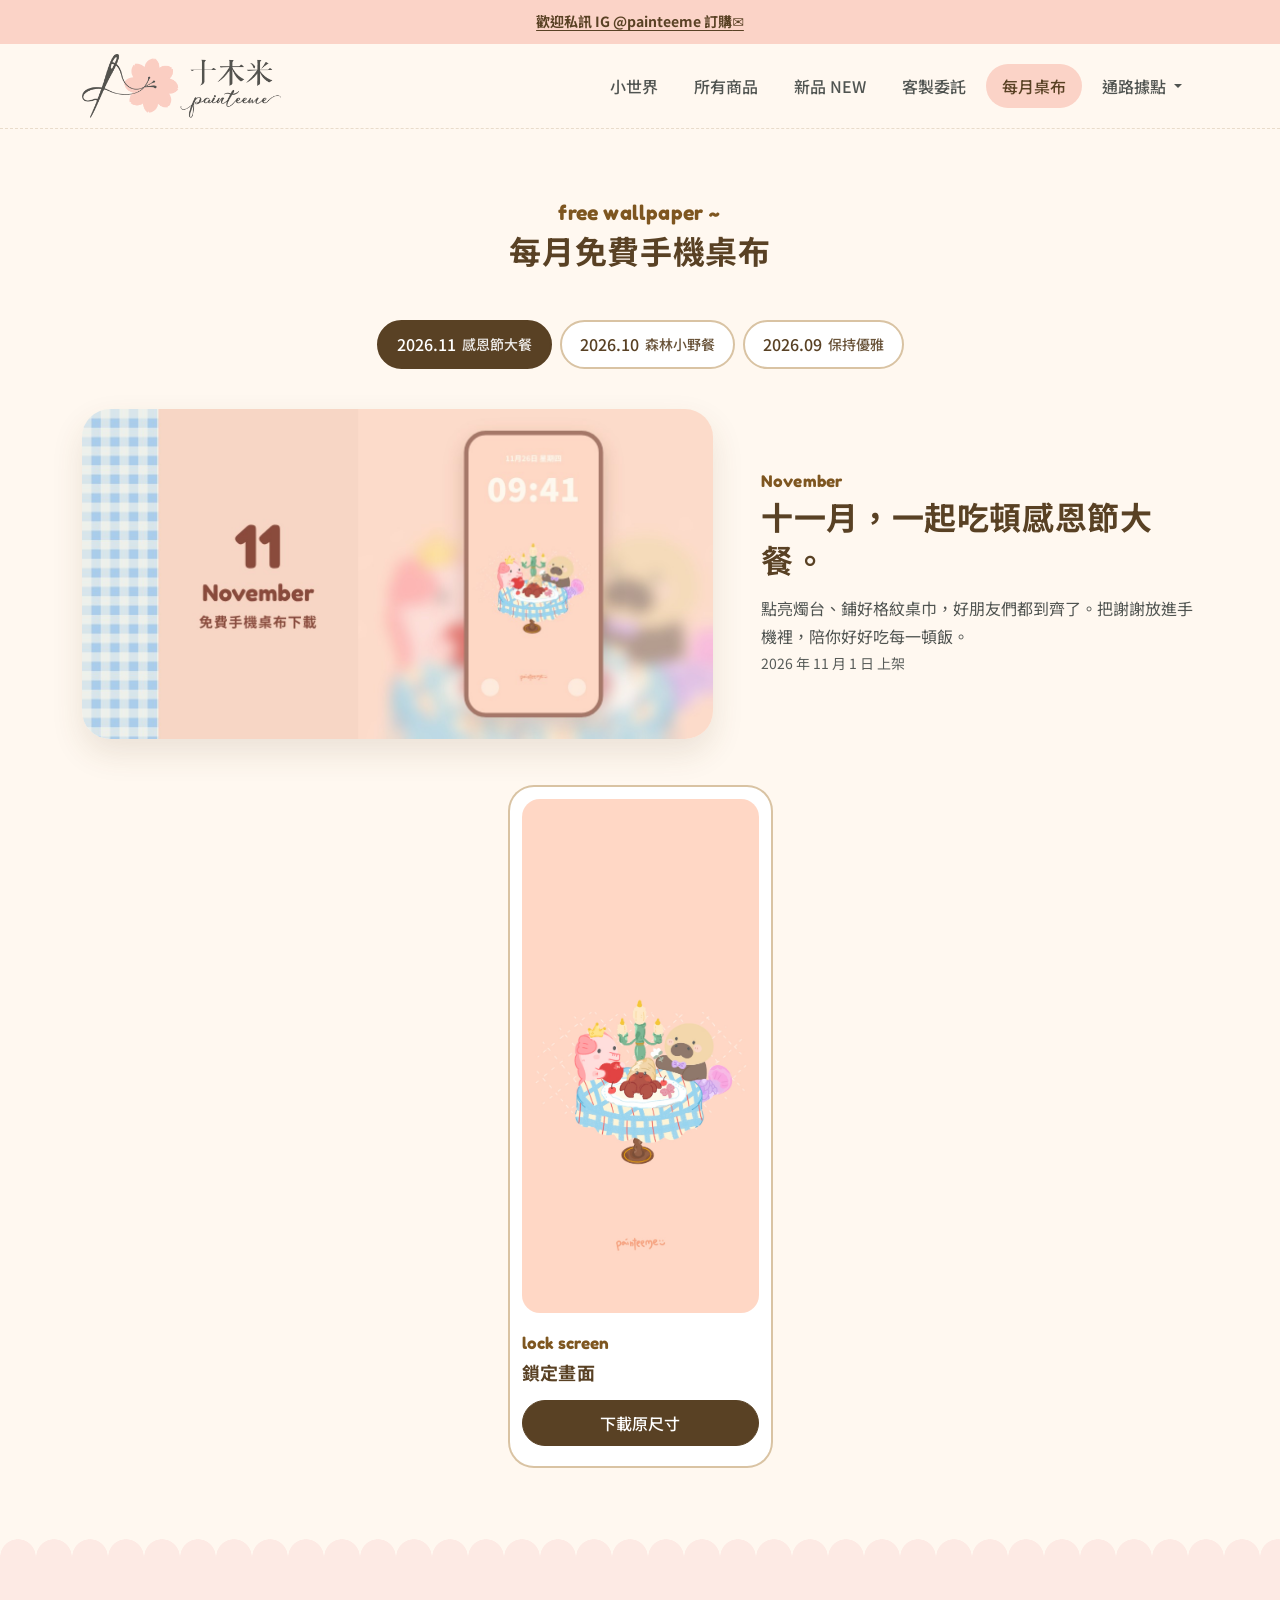
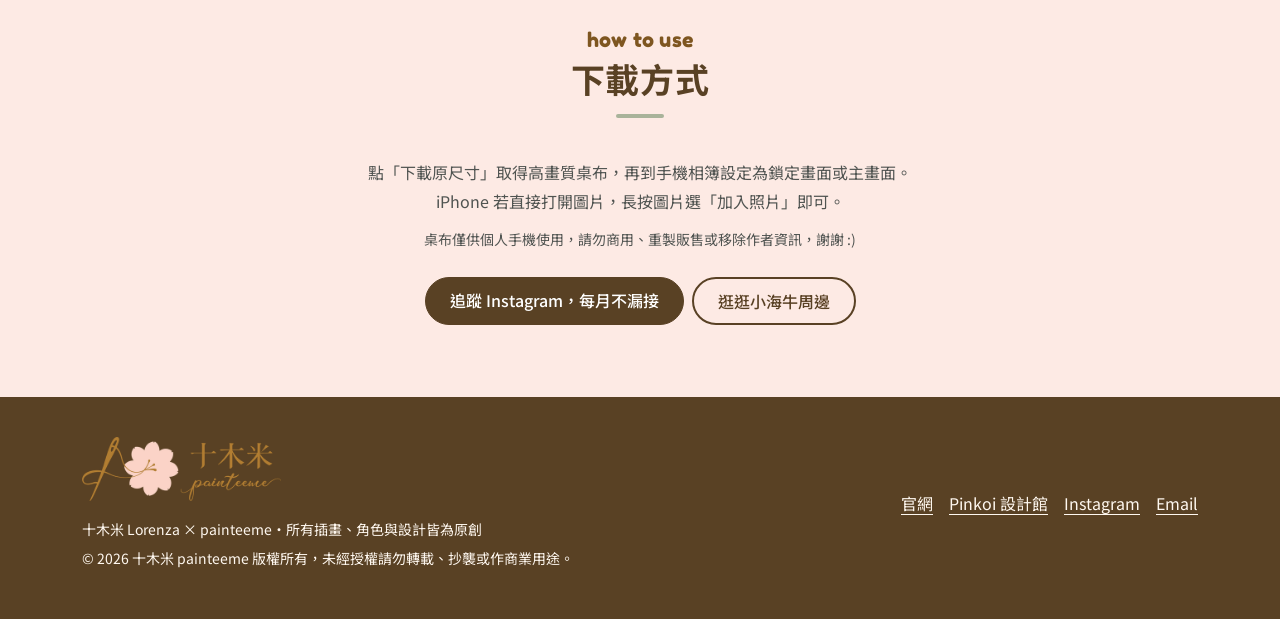
<file: index.html>
<!doctype html>
<html lang="zh-Hant-TW">
<head>
  <meta charset="utf-8">
  <meta name="viewport" content="width=device-width, initial-scale=1">
  <title>每月免費手機桌布｜十木米 painteeme</title>
  <meta name="description" content="十木米 painteeme 每月一張「想當魚的小海牛」手機桌布，免費下載。">
  <link rel="icon" href="/favicon.ico" sizes="any">
  <link rel="icon" type="image/png" sizes="32x32" href="/assets/img/favicon-32.png">
  <link rel="apple-touch-icon" href="/apple-touch-icon.png">
  <meta property="og:type" content="website">
  <meta property="og:site_name" content="十木米 painteeme">
  <meta property="og:locale" content="zh_TW">
  <meta property="og:title" content="每月免費手機桌布｜十木米 painteeme">
  <meta property="og:description" content="每月一張「想當魚的小海牛」手機桌布，免費下載。">
  <meta property="og:url" content="https://wallpaper.painteeme.com/">
  <meta property="og:image" content="https://wallpaper.painteeme.com/assets/jpg/2026-11/banner.jpg">
  <meta name="twitter:card" content="summary_large_image">
  <meta name="theme-color" content="#FFF8F0">
  <link rel="preconnect" href="https://fonts.googleapis.com">
  <link rel="preconnect" href="https://fonts.gstatic.com" crossorigin>
  <link href="https://fonts.googleapis.com/css2?family=Noto+Sans+TC:wght@400;500;700&display=swap" rel="stylesheet">
  <link href="https://cdn.jsdelivr.net/npm/bootstrap@5.3.8/dist/css/bootstrap.min.css" rel="stylesheet" integrity="sha384-sRIl4kxILFvY47J16cr9ZwB07vP4J8+LH7qKQnuqkuIAvNWLzeN8tE5YBujZqJLB" crossorigin="anonymous">
  <!-- 跟官網共用的配色與選單樣式（從 odiliawang-site/public/assets 複製） -->
  <link rel="stylesheet" href="/assets/css/tokens.css?v=20261106">
  <link rel="stylesheet" href="/assets/css/painteeme.css?v=20261107">
  <!-- 桌布頁專用 -->
  <link rel="stylesheet" href="/style.css?v=20261106">
</head>
<body>
<a class="skip-link" href="#main">跳到主要內容</a>

<!-- ===== 選單：跟官網一樣（連結都指回 www.odiliawang.com） ===== -->
<div class="announce" role="region" aria-label="訂購方式"><div class="container announce-in">
  <a href="https://ig.me/m/painteeme" target="_blank" rel="noopener">歡迎私訊 IG @painteeme 訂購 <span aria-hidden="true">✉</span><span class="visually-hidden">（另開新視窗）</span></a>
</div></div>
<nav class="navbar navbar-expand-md pt-nav" aria-label="painteeme 選單">
  <div class="container">
    <a class="navbar-brand" href="https://www.odiliawang.com/painteeme/"><img class="logo" src="/assets/img/logo.png" alt="十木米 painteeme 首頁" width="716" height="230"></a>
    <button class="navbar-toggler" type="button" data-bs-toggle="collapse" data-bs-target="#ptNav" aria-controls="ptNav" aria-expanded="false" aria-label="開啟選單">
      <span class="navbar-toggler-icon"></span>
    </button>
    <div class="collapse navbar-collapse" id="ptNav">
      <ul class="navbar-nav ms-auto align-items-md-center gap-md-1">
        <li class="nav-item"><a class="nav-link" href="https://www.odiliawang.com/painteeme/">小世界</a></li>
        <li class="nav-item"><a class="nav-link" href="https://www.odiliawang.com/painteeme/shop/">所有商品</a></li>
        <li class="nav-item"><a class="nav-link" href="https://www.odiliawang.com/painteeme/new/">新品 NEW</a></li>
        <li class="nav-item"><a class="nav-link" href="https://www.odiliawang.com/painteeme/custom/">客製委託</a></li>
        <li class="nav-item"><a class="nav-link active" href="/" aria-current="page">每月桌布</a></li>
        <li class="nav-item dropdown">
          <button class="nav-link dropdown-toggle" type="button" data-bs-toggle="dropdown" aria-expanded="false">通路據點</button>
          <ul class="dropdown-menu dropdown-menu-md-end">
            <li><a class="dropdown-item" href="https://www.pinkoi.com/store/lorenzamanos" target="_blank" rel="noopener">Pinkoi 設計館 <span aria-hidden="true">↗</span><span class="visually-hidden">（另開新視窗）</span></a></li>
            <li><a class="dropdown-item" href="https://www.odiliawang.com/painteeme/#spots-wrap">實體據點</a></li>
          </ul>
        </li>
      </ul>
    </div>
  </div>
</nav>

<main id="main">
  <section class="band" aria-labelledby="page-title">
    <div class="container">
      <div class="sec-head center"><p class="script eyebrow" aria-hidden="true">free wallpaper ~</p><h1 class="h2" id="page-title">每月免費手機桌布</h1></div>

      <!-- 月份切換。新增月份：最上面加一行（data-month-link 填 YYYY-MM），script.js 的 MONTHS 也要加 -->
      <ul class="month-tabs" aria-label="選擇月份">
        <li><a href="#2026-11" data-month-link="2026-11">2026.11<span class="m-title">感恩節大餐</span></a></li>
        <li><a href="#2026-10" data-month-link="2026-10">2026.10<span class="m-title">森林小野餐</span></a></li>
        <li><a href="#2026-09" data-month-link="2026-09">2026.09<span class="m-title">保持優雅</span></a></li>
      </ul>

      <!-- ===== 每個月一個 section；複製一整段改內容即可 =====
           下載按鈕一定要有 data-month="YYYY-MM" 與 data-wallpaper="lockscreen" 或 "homescreen"（下載統計用） -->

      <!-- 2026 年 11 月 -->
      <section id="2026-11" data-collection="2026-11" aria-labelledby="t-2026-11">
        <div class="row g-4 g-lg-5 align-items-center mb-5">
          <div class="col-lg-7"><img class="wp-banner" src="/assets/jpg/2026-11/banner.jpg" alt="十一月感恩節大餐桌布的鎖定畫面示意" width="1280" height="670"></div>
          <div class="col-lg-5 wp-copy">
            <p class="script eyebrow mb-0" lang="en">November</p>
            <h2 id="t-2026-11">十一月，一起吃頓感恩節大餐。</h2>
            <p>點亮燭台、鋪好格紋桌巾，好朋友們都到齊了。把謝謝放進手機裡，陪你好好吃每一頓飯。</p>
            <p class="wp-meta"><time datetime="2026-11-01">2026 年 11 月 1 日</time> 上架</p>
          </div>
        </div>
        <div class="row g-3 g-md-4 justify-content-center">
          <div class="col-8 col-sm-6 col-md-4 col-lg-3">
            <article class="wp-card">
              <div class="preview-wrap"><img class="preview" src="/assets/jpg/2026-11/lockscreen.jpg" alt="十一月感恩節大餐鎖定畫面：小海牛和好朋友們圍著燭台與格紋餐桌吃大餐" width="1159" height="2576" loading="lazy" draggable="false"></div>
              <p class="kicker" lang="en">lock screen</p>
              <h3>鎖定畫面</h3>
              <a class="btn btn-pt" href="/assets/jpg/2026-11/lockscreen.jpg" download="painteeme-2026-11-lockscreen.jpg" data-month="2026-11" data-wallpaper="lockscreen">下載原尺寸<span class="visually-hidden">：十一月鎖定畫面</span></a>
            </article>
          </div>
        </div>
      </section>

      <!-- 2026 年 10 月 -->
      <section id="2026-10" data-collection="2026-10" aria-labelledby="t-2026-10">
        <div class="row g-4 g-lg-5 align-items-center mb-5">
          <div class="col-lg-7"><img class="wp-banner" src="/assets/jpg/2026-10/banner.jpg" alt="十月秋日森林小野餐桌布，蛋皮與浣熊主廚的手機搭配示意" width="1280" height="670" loading="lazy"></div>
          <div class="col-lg-5 wp-copy">
            <p class="script eyebrow mb-0" lang="en">October</p>
            <h2 id="t-2026-10">十月，來場森林小野餐。</h2>
            <p>大南瓜、紅白格野餐墊，還有蛋皮與浣熊主廚。把暖暖的秋日放進手機裡，陪你慢慢享受生活。</p>
            <p class="wp-meta">本月提供鎖定畫面桌布一款</p>
          </div>
        </div>
        <div class="row g-3 g-md-4 justify-content-center">
          <div class="col-8 col-sm-6 col-md-4 col-lg-3">
            <article class="wp-card">
              <div class="preview-wrap"><img class="preview" src="/assets/jpg/2026-10/lockscreen.jpg" alt="十月秋日森林小野餐鎖定畫面：蛋皮與浣熊主廚在南瓜前野餐" width="921" height="2048" loading="lazy" draggable="false"></div>
              <p class="kicker" lang="en">lock screen</p>
              <h3>鎖定畫面</h3>
              <a class="btn btn-pt" href="/assets/jpg/2026-10/lockscreen.jpg" download="painteeme-2026-10-lockscreen.jpg" data-month="2026-10" data-wallpaper="lockscreen">下載原尺寸<span class="visually-hidden">：十月鎖定畫面</span></a>
            </article>
          </div>
        </div>
      </section>

      <!-- 2026 年 9 月 -->
      <section id="2026-09" data-collection="2026-09" aria-labelledby="t-2026-09">
        <div class="row g-4 g-lg-5 align-items-center mb-5">
          <div class="col-lg-7"><img class="wp-banner" src="/assets/jpg/banner.jpg" alt="九月小海牛桌布的鎖定畫面與主畫面示意" width="1280" height="670" loading="lazy"></div>
          <div class="col-lg-5 wp-copy">
            <p class="script eyebrow mb-0" lang="en">September</p>
            <h2 id="t-2026-09">九月，保持優雅。</h2>
            <p>柔柔的雲、淺紫色桔梗，還有一隻慢慢過生活的小海牛。把九月放進手機裡，陪你每天留一點溫柔。</p>
            <p class="wp-meta"><time datetime="2026-08-31">2026 年 8 月 31 日</time> 上架</p>
          </div>
        </div>
        <div class="row g-3 g-md-4 justify-content-center">
          <div class="col-6 col-md-4 col-lg-3">
            <article class="wp-card">
              <div class="preview-wrap"><img class="preview" src="/assets/jpg/lockscreen.jpg" alt="九月小海牛鎖定畫面" width="1440" height="3200" loading="lazy" draggable="false"></div>
              <p class="kicker" lang="en">lock screen</p>
              <h3>鎖定畫面</h3>
              <a class="btn btn-pt" href="/assets/jpg/lockscreen.jpg" download="painteeme-2026-09-lockscreen.jpg" data-month="2026-09" data-wallpaper="lockscreen">下載原尺寸<span class="visually-hidden">：九月鎖定畫面</span></a>
            </article>
          </div>
          <div class="col-6 col-md-4 col-lg-3">
            <article class="wp-card">
              <div class="preview-wrap"><img class="preview" src="/assets/jpg/homescreen.jpg" alt="九月小海牛主畫面" width="1440" height="3200" loading="lazy" draggable="false"></div>
              <p class="kicker" lang="en">home screen</p>
              <h3>主畫面</h3>
              <a class="btn btn-pt" href="/assets/jpg/homescreen.jpg" download="painteeme-2026-09-homescreen.jpg" data-month="2026-09" data-wallpaper="homescreen">下載原尺寸<span class="visually-hidden">：九月主畫面</span></a>
            </article>
          </div>
        </div>
      </section>
    </div>
  </section>

  <section class="band band-blush scallop" aria-labelledby="usage-title">
    <div class="container">
      <div class="sec-head center"><p class="script eyebrow" aria-hidden="true">how to use</p><h2 id="usage-title">下載方式</h2></div>
      <div class="usage-box">
        <p>點「下載原尺寸」取得高畫質桌布，再到手機相簿設定為鎖定畫面或主畫面。<br>iPhone 若直接打開圖片，長按圖片選「加入照片」即可。</p>
        <p class="small">桌布僅供個人手機使用，請勿商用、重製販售或移除作者資訊，謝謝 :)</p>
        <div class="d-flex flex-wrap justify-content-center gap-2 mt-4">
          <a class="btn btn-pt" href="https://www.instagram.com/painteeme/" target="_blank" rel="noopener">追蹤 Instagram，每月不漏接<span class="visually-hidden">（另開新視窗）</span></a>
          <a class="btn btn-pt-outline" href="https://www.odiliawang.com/painteeme/shop/">逛逛小海牛周邊</a>
        </div>
      </div>
    </div>
  </section>
</main>

<!-- ===== 頁尾：跟官網一樣 ===== -->
<footer class="pt-foot on-dark">
  <div class="container d-flex flex-column flex-md-row justify-content-between gap-3 align-items-md-center">
    <div>
      <p class="foot-logo mb-3"><img src="/assets/img/logo-footer.png" alt="十木米 painteeme" width="480" height="154" loading="lazy"></p>
      <p class="small mb-1">十木米 Lorenza × painteeme・所有插畫、角色與設計皆為原創</p>
      <p class="small mb-0">© 2026 十木米 painteeme 版權所有，未經授權請勿轉載、抄襲或作商業用途。</p>
    </div>
    <ul class="list-unstyled d-flex flex-wrap gap-3 mb-0" aria-label="外部連結">
      <li><a href="https://www.odiliawang.com/painteeme/">官網</a></li>
      <li><a href="https://www.pinkoi.com/store/lorenzamanos" target="_blank" rel="noopener">Pinkoi 設計館<span class="visually-hidden">（另開新視窗）</span></a></li>
      <li><a href="https://www.instagram.com/painteeme/" target="_blank" rel="noopener">Instagram<span class="visually-hidden">（另開新視窗）</span></a></li>
      <li><a href="mailto:odilia.wang@gmail.com">Email</a></li>
    </ul>
  </div>
</footer>

<script src="https://cdn.jsdelivr.net/npm/bootstrap@5.3.8/dist/js/bootstrap.bundle.min.js" integrity="sha384-FKyoEForCGlyvwx9Hj09JcYn3nv7wiPVlz7YYwJrWVcXK/BmnVDxM+D2scQbITxI" crossorigin="anonymous"></script>
<script src="/script.js?v=20261106"></script>
</body>
</html>
</file>
<file: assets/css/painteeme.css>
/* 十木米 painteeme：嫩粉＋奶油米白、暖灰文字、Sage 點綴
   文字只用暖灰（--pt-text / --pt-heading）與 primary 玫瑰粉；嫩粉、黃、綠只當底色與裝飾
   顏色階層與對比值寫在 tokens.css 開頭 */

.script { color: var(--pt-caramel-text); }
.ph { font-size: 1.125rem; color: var(--pt-heading); }

/* ---------- 公告條＋選單 ---------- */
/* 公告列：固定不動（不用跑馬燈，長輩與閱讀障礙者讀得到、也不用另外做暫停鈕） */
.announce { background: var(--pt-blush); color: var(--pt-ink); font-size: .875rem; font-weight: 500; padding: .375rem 0; }
.announce-in { display: flex; flex-wrap: wrap; justify-content: center; align-items: center; column-gap: .25rem; text-align: center; }
.announce a { color: var(--pt-ink); font-weight: 700; text-decoration: underline; text-underline-offset: 3px; min-height: 32px; display: inline-flex; align-items: center; }
.announce a:hover { color: var(--pt-cocoa); }
@media (max-width: 575.98px) { .announce .sep { display: none; } .announce-in { flex-direction: column; } }
.pt-nav { position: sticky; top: 0; z-index: 1030; background: var(--pt-ivory);
  border-bottom: 1.5px dashed var(--pt-line);
  --bs-navbar-color: var(--pt-charcoal); --bs-navbar-hover-color: var(--pt-ink); --bs-navbar-active-color: var(--pt-ink);
  --bs-navbar-toggler-border-color: var(--pt-charcoal); --bs-navbar-padding-y: .625rem; }
.pt-nav .navbar-brand { display: flex; align-items: center; gap: .75rem; padding: 0; }
.pt-nav .navbar-brand .logo { height: 64px; width: auto; }
@media (max-width: 767.98px) {
  .pt-nav .navbar-brand .logo { height: 46px; }
}
.pt-nav .nav-link { font-weight: 500; padding: .5rem 1rem !important; border-radius: 50rem; min-height: 44px; display: flex; align-items: center; gap: .25rem; }
.pt-nav .nav-link:hover { background: var(--pt-blush-soft); }
.pt-nav .nav-link.active { background: var(--pt-blush); }
.pt-nav .to-ux { font-size: .875rem; }
.pt-nav .dropdown-menu { --bs-dropdown-border-color: var(--pt-line); --bs-dropdown-border-radius: 1.125rem; --bs-dropdown-padding-x: .5rem; --bs-dropdown-padding-y: .5rem;
  --bs-dropdown-link-color: var(--pt-charcoal); --bs-dropdown-link-hover-bg: var(--pt-blush-soft); --bs-dropdown-link-hover-color: var(--pt-ink);
  --bs-dropdown-link-active-bg: var(--pt-blush); --bs-dropdown-link-active-color: var(--pt-ink); --bs-dropdown-item-padding-y: .5rem;
  box-shadow: 0 12px 32px rgba(122,75,55,.14); min-width: 12rem; }
.pt-nav .dropdown-item { border-radius: .75rem; white-space: normal; min-height: 44px; display: flex; align-items: center; gap: .25rem; }
.pt-nav .dropdown-menu { max-width: 20rem; }
@media (min-width: 768px) { .pt-nav .dropdown-menu-md-end { min-width: 17.5rem; } }
.pt-nav .dropdown-header { font-size: .875rem; font-weight: 700; color: var(--pt-cocoa); margin: 0; }
#spots-wrap { scroll-margin-top: 90px; }
@media (max-width: 767.98px) {
  .pt-nav .navbar-collapse { padding: .5rem 0 1rem; }
  .pt-nav .dropdown-menu { box-shadow: none; border: 0; background: transparent; padding-left: 1rem; }
}

/* ---------- 色塊段落 ---------- */
.band { padding: 4.5rem 0; }
.band-butter { background: var(--pt-butter-soft); }
.band-blush { background: var(--pt-blush-soft); }
.band-sage { background: var(--pt-sage-soft); }
.band-cream { background: var(--pt-cream); }
/* 粉色區塊上緣的波浪花邊（純裝飾） */
.scallop { position: relative; margin-top: 18px; }
.scallop::before { content: ""; position: absolute; left: 0; right: 0; top: -17px; height: 18px; pointer-events: none;
  background: radial-gradient(circle at 18px 18px, var(--pt-blush-soft) 17.5px, transparent 18px) 0 0 / 36px 18px repeat-x; }
.sec-head { display: flex; justify-content: space-between; align-items: baseline; flex-wrap: wrap; gap: .5rem 1rem; margin-bottom: 2rem; }
.sec-head.center { flex-direction: column; align-items: center; text-align: center; gap: .25rem; margin-bottom: 2.5rem; }
.sec-head .eyebrow { font-size: 1.25rem; margin: 0; }
.sec-head h2 { font-size: clamp(1.625rem, 3vw, 2.125rem); color: var(--pt-heading); margin: 0; }
.sec-head h2 .script { font-size: .62em; color: var(--pt-caramel-text); margin-left: .5rem; vertical-align: .15em; }
.sec-head.center h2::after { content: ""; display: block; width: 3rem; height: 4px; border-radius: 4px; background: var(--pt-sage); margin: .75rem auto 0; }
.more-link { font-weight: 500; color: var(--pt-heading); text-decoration: underline; text-decoration-color: var(--pt-blush); text-decoration-thickness: 3px; text-underline-offset: 6px; min-height: 44px; display: inline-flex; align-items: center; }
.more-link:hover { color: var(--pt-primary); text-decoration-color: var(--pt-primary); }

/* ---------- Hero ---------- */
.hero { padding: 5rem 0 5.5rem; }
.hand { font-size: 1.375rem; margin-bottom: .375rem; }
.hero h1 { font-size: clamp(2.25rem, 5vw, 3.5rem); color: var(--pt-cocoa); margin-bottom: 1.25rem; }
.lead-pt { font-size: 1.0625rem; max-width: 34rem; margin-bottom: 1.75rem; }
.bubble { aspect-ratio: 1; background: var(--pt-blush); display: grid; place-items: center; overflow: hidden; border-radius: 58% 42% 52% 48% / 46% 54% 46% 54%; }
.bubble img { width: 100%; height: 100%; object-fit: cover; }
.hero-art { max-width: 420px; margin: 0 auto; }
.hero-art .bubble { box-shadow: 18px 18px 0 var(--pt-sage); }

/* ---------- 商品卡 ---------- */
.product { position: relative; height: 100%; }
.product { display: flex; flex-direction: column; }
.product .frame { position: relative; aspect-ratio: 1; border-radius: 1.5rem; overflow: hidden; display: grid; place-items: center;
  background: var(--c); border: 3px solid #fff; box-shadow: 0 0 0 1.5px var(--pt-line); transition: transform .3s; }
.product:hover .frame { transform: rotate(-1.5deg) translateY(-4px); }
.product .frame img { width: 100%; height: 100%; object-fit: cover; }
.product .name { font-family: var(--pt-font-body); font-weight: 500; font-size: 1rem; line-height: 1.5; margin: .875rem 0 .125rem; letter-spacing: 0; }
.product .name { color: var(--pt-charcoal); }
.price { color: var(--pt-primary); font-weight: 700; margin: 0; }
.buy-btns { display: grid; gap: .5rem; margin-top: auto; padding-top: .75rem; }
.buy-btns .btn { --bs-btn-padding-x: .75rem; --bs-btn-padding-y: .5rem; font-size: .875rem; }
.badge-pt { position: absolute; top: .75rem; left: .75rem; background: var(--pt-primary); color: #fff; font-size: .875rem; font-weight: 700; padding: .125rem .75rem; border-radius: 50rem; letter-spacing: .04em; }
.badge-pt.soft { background: #fff; color: var(--pt-primary-emphasis); box-shadow: 0 0 0 1.5px var(--pt-primary-border); }

/* ---------- 分類捷徑 ---------- */
.cat-chips { display: flex; flex-wrap: wrap; gap: .75rem; margin: 0; }
.cat-chips a { display: inline-flex; align-items: center; gap: .625rem; min-height: 48px; background: #fff; color: var(--pt-charcoal); text-decoration: none;
  padding: .625rem 1.5rem; border-radius: 50rem; font-weight: 500; border: 1.5px solid var(--pt-line); transition: transform .2s, background .2s; }
.cat-chips a:hover { transform: translateY(-2px); background: var(--pt-blush); }
.cat-chips .n { background: var(--pt-blush-soft); color: var(--pt-cocoa); border-radius: 50rem; min-width: 1.5rem; height: 1.5rem; display: grid; place-items: center; font-size: .875rem; font-weight: 700; }

/* ---------- 角色 ---------- */
.char-frame { aspect-ratio: 1; border-radius: 1.75rem; border: 3px solid var(--c); display: grid; place-items: center; overflow: hidden; background-color: #fff;
  background-image:
    repeating-linear-gradient(0deg, color-mix(in srgb, var(--c) 45%, transparent) 0 14px, transparent 14px 28px),
    repeating-linear-gradient(90deg, color-mix(in srgb, var(--c) 45%, transparent) 0 14px, transparent 14px 28px); }
.char-frame img { width: 80%; height: 80%; object-fit: contain; }
/* 圖片底部是裁切邊（例如艾納只有半身）：貼齊框的底邊，看起來像從框底探出來 */
.char-frame.to-bottom { place-items: end center; }
.char-frame.to-bottom img { height: 88%; object-position: bottom; }
.char-frame .ph { background: rgba(255,255,255,.9); padding: .125rem 1rem; border-radius: 50rem; font-size: 1.25rem; }
.char h3 { font-size: 1.25rem; margin: .875rem 0 .25rem; color: var(--pt-ink); }
.char h3 .script { font-size: 1rem; margin-left: .375rem; }
.char p { font-size: 1rem; margin: 0; }

/* ---------- 插畫 ---------- */
.illo { margin: 0; }
.illo .bubble { box-shadow: none; }
.col-lg-3:nth-child(2) .bubble { border-radius: 44% 56% 40% 60% / 58% 42% 58% 42%; }
.col-lg-3:nth-child(3) .bubble { border-radius: 52% 48% 60% 40% / 40% 60% 44% 56%; }
.col-lg-3:nth-child(4) .bubble { border-radius: 40% 60% 54% 46% / 52% 44% 56% 48%; }
.illo figcaption { text-align: center; margin-top: .75rem; font-weight: 500; color: var(--pt-ink); }

/* ---------- 據點 ---------- */
.spots { display: grid; gap: .75rem; margin: 0; }
.spots li { background: var(--pt-blush-soft); border-radius: 1.25rem; padding: 1rem 1.5rem; display: flex; justify-content: space-between; gap: .25rem 1rem; flex-wrap: wrap; }
.spots strong { font-weight: 700; color: var(--pt-ink); }
.spots li { background: #fff; }
.spots span { color: var(--pt-text-muted); }

/* ---------- 商品頁 ---------- */
.page-head { margin-bottom: 1.75rem; }
.page-head h1 { font-size: clamp(2rem, 4vw, 2.75rem); color: var(--pt-heading); }
.tabs { display: flex; gap: .5rem; flex-wrap: wrap; margin: 0 0 2.25rem; }
.tabs a { display: inline-flex; align-items: center; min-height: 44px; padding: .375rem 1.125rem; border-radius: 50rem; border: 2px solid var(--pt-charcoal);
  color: var(--pt-charcoal); text-decoration: none; font-weight: 500; }
.tabs a:hover { background: var(--pt-blush-soft); }
.tabs a[aria-current="page"] { background: var(--pt-primary); border-color: var(--pt-primary); color: #fff; }
.empty { text-align: center; padding: 3rem 0; }

/* ---------- 頁尾 ---------- */
.pt-foot { background: var(--pt-dark); color: var(--pt-ivory); padding: 2.5rem 0 3rem; }
.pt-foot .foot-logo img { display: block; height: 64px; width: auto; }   /* 跟官網頁尾同一個 dark 版 logo */
.pt-foot a { color: var(--pt-ivory); text-underline-offset: 4px; }
.pt-foot a:hover { color: var(--pt-blush); }

/* ---------- 手機 ---------- */
@media (max-width: 767.98px) {
  .band { padding: 3.25rem 0; }
  .hero { padding: 2.75rem 0 3.5rem; }
  .hero-art { max-width: 280px; }
  .hero-art .bubble { box-shadow: 12px 12px 0 var(--pt-sage); }
  .product .frame { border-radius: 1.125rem; }
  .product .name { font-size: .9375rem; }
  .char h3 { font-size: 1rem; }
  .char h3 .script { display: block; margin: 0; font-size: .875rem; }
  .char p { display: none; }
  .char-frame { border-radius: 1.125rem; }
  .char-frame .ph { font-size: .875rem; padding: 0 .5rem; }
  .sec-head { margin-bottom: 1.5rem; }
  .sec-head h2 .script { display: block; margin: .125rem 0 0; }
}

/* =========================================================
   手繪質感：不規則框線（蠟筆素材之後替換）
   ========================================================= */
/* 手畫框線：框線本身抖動，裡面的圖片不受影響 */
.sketch { position: relative; }
.sketch::before {
  content: ""; position: absolute; inset: 0; z-index: 3; pointer-events: none;
  border: 2px solid var(--pt-charcoal); opacity: .85;
  border-radius: 255px 18px 225px 18px / 18px 225px 18px 255px;   /* 不規則圓角，像手畫的框 */
}
.p-icon.sketch::before { border-radius: 52% 48% 55% 45% / 47% 55% 45% 53%; }

/* ---------- 1. 滿版 Banner 輪播 ----------
   圖片比例：桌機 12:5（1920×800）、手機 4:5（1080×1350），後台上傳時會檢查。
   桌機：文字放在圖片上的奶油米白底卡裡（底卡 92% 不透明，不管圖片什麼顏色，字都 ≥ 6.5:1）
   手機：圖片完整顯示，文字放在圖片下方 */
.hero-wrap { position: relative; background: var(--pt-blush-soft); }
.hero-carousel { position: relative; }
.hero-slide { position: relative; }
.hero-carousel .carousel-item { background: var(--pt-ivory); }
.hero-pic, .hero-pic img { display: block; width: 100%; }
.hero-pic img { aspect-ratio: 4 / 5; object-fit: cover; }
.hero-pic.crop img { object-position: center; }
@media (min-width: 768px) { .hero-pic img { aspect-ratio: 12 / 5; max-height: 80vh; } }
.hero-link { display: block; }
.hero-link:focus-visible { outline-offset: -6px; box-shadow: inset 0 0 0 9px var(--pt-ivory) !important; }

.hero-copy-wrap { background: var(--pt-ivory); }
.hero-copy { background: var(--pt-ivory); padding: 1.5rem .25rem 1.75rem; }
.hero-copy .eyebrow { font-size: 1.125rem; margin-bottom: .25rem; }
.hero-copy h2 { font-size: clamp(1.625rem, 3.4vw, 2.75rem); color: var(--pt-heading); margin-bottom: .5rem; }
.hero-text { font-size: 1.0625rem; margin-bottom: 1.25rem; max-width: 28rem; }
.hero-copy > :last-child { margin-bottom: 0; }
@media (min-width: 768px) {
  .hero-copy-wrap { position: absolute; inset: 0; display: flex; align-items: center; pointer-events: none; background: transparent; }
  .hero-copy-wrap .container { display: flex; }
  .hero-copy-wrap.pos-center .container { justify-content: center; text-align: center; }
  .hero-copy-wrap.pos-right .container { justify-content: flex-end; }
  .hero-copy { pointer-events: auto; max-width: 30rem; padding: 2rem 2.25rem; border-radius: 1.5rem;
    background: rgba(255, 248, 240, .92); box-shadow: 0 10px 30px rgba(74, 66, 61, .12); }
  .pos-center .hero-text { margin-left: auto; margin-right: auto; }
}
@media (min-width: 768px) and (max-width: 991.98px) { .hero-copy { max-width: 22rem; padding: 1.25rem 1.5rem; } .hero-text { font-size: 1rem; margin-bottom: .875rem; } }

/* 左右箭頭（只在桌機顯示，手機用滑動或下方圓點） */
.hero-arrow { position: absolute; top: 50%; transform: translateY(-50%); z-index: 3; width: 48px; height: 48px; border-radius: 50%;
  border: 2px solid var(--pt-heading); background: rgba(255, 248, 240, .92); color: var(--pt-heading); font-size: 1.75rem; line-height: 1; display: none; place-items: center; padding: 0 0 .2rem; }
.hero-arrow:hover { background: var(--pt-ivory); color: var(--pt-primary); }
.hero-arrow.prev { left: 1rem; } .hero-arrow.next { right: 1rem; }
@media (min-width: 768px) { .hero-arrow { display: grid; } }

/* 下方控制列：暫停鈕＋圓點 */
.hero-bar { display: flex; align-items: center; justify-content: center; gap: .75rem; padding: .5rem 1rem .75rem; background: var(--pt-ivory); }
@media (min-width: 768px) { .hero-bar { background: transparent; position: absolute; left: 50%; bottom: 1rem; transform: translateX(-50%); z-index: 3; padding: .25rem .5rem; border-radius: 50rem; background: rgba(255, 248, 240, .92); } }
.hero-pause { display: inline-flex; align-items: center; gap: .375rem; min-height: 44px; padding: 0 .875rem; border: 0; border-radius: 50rem; background: transparent; color: var(--pt-heading); font-size: .875rem; font-weight: 500; }
.hero-pause .ico { font-size: .875rem; letter-spacing: -.1em; }
.hero-pause:hover { background: var(--pt-blush-soft); }
.hero-dots { display: flex; }
.hero-dots button { width: 44px; height: 44px; border: 0; background: transparent; display: grid; place-items: center; padding: 0; }
.hero-dots button::before { content: ""; width: 12px; height: 12px; border-radius: 50%; border: 2px solid var(--pt-heading); background: transparent; transition: width .2s; }
.hero-dots button[aria-current="true"]::before { width: 28px; border-radius: 50rem; background: var(--pt-primary); border-color: var(--pt-primary); }
.carousel-item { transition: transform .6s ease; }

/* ---------- 2. 品牌介紹 ---------- */
.intro .eyebrow { font-size: 1.25rem; margin-bottom: .25rem; }
.intro h2 { font-size: clamp(1.75rem, 3.5vw, 2.5rem); color: var(--pt-heading); margin-bottom: 1rem; }
.intro-text { max-width: 34rem; margin: 0 0 1.75rem; font-size: 1.0625rem; }
.intro-art { width: min(260px, 70vw); aspect-ratio: 1; margin: 0 auto; display: grid; place-items: center; background: var(--pt-blush);
  border-radius: 58% 42% 52% 48% / 46% 54% 46% 54%; box-shadow: 14px 14px 0 var(--pt-sage-soft); }
.intro-art img { width: 78%; height: auto; }
@media (max-width: 767.98px) { .intro { text-align: center; } .intro-text { margin-left: auto; margin-right: auto; } }

/* ---------- 4. 分類方塊 ---------- */
.cat-tile { display: flex; flex-direction: column; justify-content: flex-end; aspect-ratio: 1; padding: 1.25rem; border-radius: 1.5rem;
  background: var(--c); color: var(--pt-heading); text-align: center; box-shadow: 0 0 0 1.5px var(--pt-line); text-decoration: none; overflow: hidden; transition: transform .25s; position: relative; }
.cat-tile:hover { transform: translateY(-4px) rotate(-1deg); color: var(--pt-ink); }
.cat-tile img { position: absolute; inset: 0; width: 100%; height: 100%; object-fit: cover; z-index: -2; }
.cat-tile .en { font-size: clamp(1.125rem, 2vw, 1.5rem); color: var(--pt-caramel-text);   /* 焦糖深：嫩粉底 4.7、米白 6.2 */ line-height: 1.1; }
.cat-tile .zh { font-weight: 700; font-size: 1.0625rem; text-decoration: underline; text-decoration-color: var(--pt-blush); text-decoration-thickness: 3px; text-underline-offset: 5px; }
.cat-tile .n { font-size: .875rem; color: var(--pt-heading); }

/* ---------- 7. 品牌承諾 ---------- */
.promises h3 { font-size: 1.125rem; margin: 1rem 0 .375rem; color: var(--pt-ink); }
.promises p { margin: 0 auto; max-width: 16rem; }
.p-icon { width: 4.5rem; height: 4.5rem; border-radius: 50%; background: var(--c); display: inline-grid; place-items: center; font-size: 1.75rem; color: var(--pt-ink); }

@media (max-width: 767.98px) {
  .cat-tile { padding: 1rem; border-radius: 1.125rem; }
}


/* 分類方塊有照片時：上面照片、下面文字，文字不壓在照片上 */
.cat-tile.has-img { aspect-ratio: auto; height: 100%; padding: .625rem .625rem 1rem; justify-content: flex-start; }
.cat-tile .tile-img { display: block; aspect-ratio: 1; border-radius: 1rem; overflow: hidden; margin-bottom: .75rem; position: relative; z-index: 1; }
.cat-tile .tile-img img { position: static; width: 100%; height: 100%; object-fit: cover; transition: transform .4s; }
.cat-tile:hover .tile-img img { transform: scale(1.05); }
.cat-tile.has-img .en, .cat-tile.has-img .zh, .cat-tile.has-img .n { padding: 0 .5rem; }
.cat-tiles > li { display: flex; }
.cat-tiles > li > .cat-tile { width: 100%; }
.cat-tile:not(.has-img) { justify-content: flex-end; }
@media (min-width: 992px) { .cat-tile:not(.has-img) .zh::before { content: ""; } }
/* 商品圖 */
.product .frame img { position: absolute; inset: 0; }

/* =========================================================
   客製委託 /painteeme/custom/
   ========================================================= */
.cm-hero { padding-top: 3.5rem; overflow: hidden; }
.cm-hero .eyebrow { font-size: 1.25rem; margin-bottom: .25rem; }
.cm-hero h1 { font-size: clamp(2.25rem, 5vw, 3.25rem); color: var(--pt-heading); margin-bottom: 1rem; }
.cm-hero .lead-pt { color: var(--pt-text); }
/* 開場主圖：直式圓角大圖，後面墊粉色手繪泡泡（純裝飾） */
.cm-hero-pic { position: relative; max-width: 440px; margin: 0 auto; }
.cm-hero-pic::before { content: ""; position: absolute; inset: 8% -10% -6% 12%; background: var(--pt-blush); border-radius: 58% 42% 52% 48% / 46% 54% 46% 54%; z-index: 0; }
.cm-hero-pic::after { content: ""; position: absolute; width: 22%; aspect-ratio: 1; left: -6%; bottom: 6%; background: var(--pt-sage-soft); border-radius: 50%; z-index: 0; }
.cm-hero-pic img { position: relative; z-index: 1; display: block; width: 100%; height: auto; aspect-ratio: 4 / 5; object-fit: cover; border-radius: 2.25rem; box-shadow: 0 16px 36px rgba(74, 66, 61, .16); }
@media (max-width: 767.98px) { .cm-hero-pic { max-width: 300px; } }

/* 委託作品輪播：直式圓角卡片＋霧白標籤，桌機錯落排列 */
.cm-slider { position: relative; }
.cm-track { display: flex; column-gap: 1.5rem; overflow-x: auto; scroll-snap-type: x mandatory; scroll-padding-inline: max(1rem, calc((100vw - 1320px) / 2 + .75rem));
  padding: .5rem max(1rem, calc((100vw - 1320px) / 2 + .75rem)) 3.5rem; margin: 0; scrollbar-width: none; }
.cm-track::-webkit-scrollbar { display: none; }
.cm-track.fits { justify-content: center; }
.cm-track:focus-visible { outline-offset: -3px; }
.cm-slide { flex: 0 0 min(72vw, 300px); scroll-snap-align: start; }
@media (min-width: 768px) { .cm-slide { flex-basis: 300px; } .cm-slide.low { margin-top: 3.25rem; } }
@media (min-width: 1200px) { .cm-slide { flex-basis: calc((min(100vw, 1320px) - 1.5rem - 4.5rem) / 4); } }
.cm-card { position: relative; display: block; width: 100%; aspect-ratio: 3 / 4; padding: 0; border: 0; border-radius: 2.25rem; overflow: hidden;
  background: var(--pt-cream); text-align: left; box-shadow: 0 10px 28px rgba(74, 66, 61, .10); transition: transform .3s, box-shadow .3s; }
.cm-card:hover { transform: translateY(-6px); box-shadow: 0 18px 36px rgba(74, 66, 61, .16); }
.cm-card img { position: absolute; inset: 0; width: 100%; height: 100%; object-fit: cover; transition: transform .5s; }
.cm-card:hover img { transform: scale(1.04); }
.cm-card:focus-visible { outline-offset: 4px; }
/* 霧白標籤：92% 不透明底，不管封面什麼顏色字都 ≥ 6.5:1 */
.cm-label { position: absolute; left: .75rem; right: .75rem; bottom: .75rem; display: block; padding: 1rem 1.125rem 1.125rem; border-radius: 1.5rem;
  background: rgba(255, 252, 248, .92); -webkit-backdrop-filter: blur(8px); backdrop-filter: blur(8px); }
.cm-label { text-align: center; }
.cm-cat-en { display: block; font-family: var(--pt-font-script); font-size: 1rem; line-height: 1.2; color: var(--pt-caramel-text); margin-bottom: .125rem; }
.cm-title { display: block; font-weight: 700; font-size: 1.25rem; line-height: 1.45; color: var(--pt-heading); }
.cm-count { display: block; font-size: .875rem; color: var(--pt-text-muted); margin-top: .125rem; }
.cm-arrow { position: absolute; top: 50%; z-index: 2; transform: translateY(-50%); width: 56px; height: 56px; border-radius: 50%; border: 0;
  background: rgba(255, 248, 240, .95); color: var(--pt-heading); font-size: 1.375rem; box-shadow: 0 6px 18px rgba(74, 66, 61, .18); display: none; place-items: center; }
.cm-arrow:hover:not(:disabled) { background: #fff; color: var(--pt-primary); }
.cm-arrow:disabled { opacity: .35; }
.cm-arrow.prev { left: max(.5rem, calc((100vw - 1320px) / 2 - 1.5rem)); }
.cm-arrow.next { right: max(.5rem, calc((100vw - 1320px) / 2 - 1.5rem)); }
@media (min-width: 768px) { .cm-arrow { display: grid; } .cm-arrow[hidden] { display: none; } }
.cm-note { text-align: center; font-size: .875rem; color: var(--pt-text-muted); margin: .5rem 0 0; }
.cm-credit { font-size: .875rem; color: var(--pt-text-muted); }

/* 流程 */
.cm-steps li { display: flex; }
.cm-step { width: 100%; background: #fff; border-radius: 1.5rem; padding: 1.5rem 1.25rem; box-shadow: 0 0 0 1.5px var(--pt-line); }
.cm-steps .n { display: inline-grid; place-items: center; width: 2.75rem; height: 2.75rem; border-radius: 50%; background: var(--pt-blush); color: var(--pt-heading); font-family: var(--pt-font-script); font-size: 1.375rem; margin-bottom: .75rem; }
.cm-steps h3 { font-size: 1.125rem; color: var(--pt-heading); margin-bottom: .375rem; }
.cm-steps p { margin: 0; }

/* 常見問題 */
.cm-faq-wrap { max-width: 48rem; }
.cm-faq { --bs-accordion-bg: #fff; --bs-accordion-border-color: var(--pt-line); --bs-accordion-border-radius: 1.25rem; --bs-accordion-inner-border-radius: 1.25rem;
  --bs-accordion-btn-color: var(--pt-heading); --bs-accordion-active-color: var(--pt-heading); --bs-accordion-active-bg: var(--pt-blush-soft);
  --bs-accordion-btn-focus-box-shadow: none; --bs-accordion-color: var(--pt-text); }
.cm-faq .accordion-button { font-weight: 700; font-size: 1.0625rem; min-height: 56px; }
.cm-faq .accordion-header { margin: 0; }

.cm-cta h2 { font-size: clamp(1.625rem, 3vw, 2.125rem); color: var(--pt-heading); }
.cm-cta p:not(.eyebrow) { max-width: 30rem; margin-bottom: 1.5rem; }
.cm-cta .eyebrow { font-size: 1.25rem; margin-bottom: .25rem; }

/* 燈箱 */
.cm-modal .modal-content { background: var(--pt-ivory); border: 0; border-radius: 1.5rem; }
.cm-modal .modal-header { border-bottom: 1.5px dashed var(--pt-line); align-items: flex-start; }
.cm-modal .modal-title { font-size: 1.375rem; color: var(--pt-heading); }
.cm-meta { font-size: 1rem; color: var(--pt-primary-emphasis); }
.cm-modal .btn-close { width: 44px; height: 44px; padding: 0; margin: -.25rem -.25rem 0 auto; }
.cm-modal .carousel { position: relative; background: var(--pt-cream); border-radius: 1rem; overflow: hidden; }
.cm-modal .carousel-item img { display: block; width: 100%; height: min(70vh, 720px); object-fit: contain; background: var(--pt-cream); }
.cm-modal .hero-arrow { display: grid; }
@media (max-width: 767.98px) { .cm-modal .carousel-item img { height: 58vh; } .cm-modal .hero-arrow { width: 44px; height: 44px; } .cm-modal .hero-arrow.prev { left: .5rem; } .cm-modal .hero-arrow.next { right: .5rem; } }
.cm-counter { text-align: center; font-family: var(--pt-font-script); margin: .75rem 0 .5rem; color: var(--pt-heading); }
.cm-thumbs { display: flex; gap: .5rem; overflow-x: auto; padding: .25rem .25rem .5rem; scrollbar-width: thin; }
.cm-thumbs button { flex: none; width: 64px; height: 64px; padding: 0; border: 3px solid transparent; border-radius: .75rem; overflow: hidden; background: #fff; opacity: .7; }
.cm-thumbs button[aria-current="true"] { border-color: var(--pt-primary); opacity: 1; }
.cm-thumbs button:hover { opacity: 1; }
.cm-thumbs img { width: 100%; height: 100%; object-fit: cover; }
.cm-modal .modal-footer { border-top: 1.5px dashed var(--pt-line); }

@media (max-width: 575.98px) { .cm-card { border-radius: 1.75rem; } .cm-title { font-size: 1.0625rem; } }
</file>
<file: style.css>
/* =========================================================
   painteeme 每月桌布：只放桌布頁專用的樣式。
   顏色、字體、選單、頁尾都跟官網共用（assets/css/tokens.css、assets/css/painteeme.css，
   從 odiliawang-site 複製過來；官網改配色時，這兩個檔案一起換掉就會一致）。
   ========================================================= */

/* 月份切換：膠囊按鈕，可以左右滑 */
.month-tabs { display: flex; gap: .5rem; justify-content: center; flex-wrap: wrap; margin: 0 0 2.5rem; padding: 0; list-style: none; }
.month-tabs a { display: inline-flex; align-items: center; min-height: 44px; padding: .5rem 1.125rem; border-radius: 50rem;
  border: 2px solid var(--pt-primary-border); background: #fff; color: var(--pt-heading); font-weight: 500; text-decoration: none; }
.month-tabs a:hover { background: var(--pt-blush-soft); }
.month-tabs a[aria-current="page"] { background: var(--pt-primary); border-color: var(--pt-primary); color: #fff; }
.month-tabs .m-title { font-size: .875rem; margin-left: .375rem; opacity: .9; }
@media (max-width: 575.98px) {
  .month-tabs { flex-wrap: nowrap; justify-content: flex-start; overflow-x: auto; padding-bottom: .5rem; margin-left: -.75rem; margin-right: -.75rem; padding-left: .75rem; padding-right: .75rem; }
  .month-tabs li { flex: 0 0 auto; }
}

/* 每月主圖＋文案 */
.wp-banner { display: block; width: 100%; height: auto; border-radius: 1.75rem; box-shadow: 0 14px 32px rgba(89, 65, 36, .12); }
.wp-copy h2 { font-size: clamp(1.5rem, 3vw, 2rem); margin: .25rem 0 .75rem; }
.wp-copy p { margin: 0; }
.wp-meta { font-size: .875rem; color: var(--pt-text-muted); margin-top: 1rem; }

/* 桌布卡片 */
.wp-card { background: #fff; border-radius: 1.5rem; padding: .75rem .75rem 1.25rem; box-shadow: 0 0 0 2px var(--pt-primary-border); height: 100%; display: flex; flex-direction: column; }
.wp-card .preview-wrap { border-radius: 1.125rem; overflow: hidden; background: var(--pt-cream); aspect-ratio: 9 / 19.5; }
.wp-card .preview { display: block; width: 100%; height: 100%; object-fit: cover; -webkit-user-select: none; user-select: none; -webkit-touch-callout: none; }
.wp-card .kicker { font-family: var(--pt-font-script); color: var(--pt-caramel-text); font-size: 1rem; margin: 1rem 0 0; }
.wp-card h3 { font-size: 1.125rem; margin: .125rem 0 1rem; color: var(--pt-heading); }
.wp-card .btn { margin-top: auto; width: 100%; }

/* 下載方式 */
.usage-box { max-width: 40rem; margin: 0 auto; text-align: center; }
.usage-box p { margin-bottom: .75rem; }
</file>
<file: assets/css/tokens.css>
/* =========================================================
   十木米 painteeme 品牌設計 token ＋ Bootstrap 5.3 覆寫
   全站共用，各頁在 bootstrap.min.css 之後載入。

   【品牌色票】（2026/11/06 更新）
     主要色：嫩粉 #FBD3C7、奶油米白 #FFF8F0、焦糖 #B27E32、深咖啡 #594124
     文字色：灰 #505451
     點綴色：薰衣草 #DBB9CF、Sage #A9B39A、奶油黃 #FCE0A9、寶寶藍 #CAECFF
   淺色（嫩粉、米白、薰衣草、Sage、奶油黃、寶寶藍）只當底色或裝飾，不拿來當文字色。
   焦糖 #B27E32 對米白只有 3.4：只用在裝飾、框線、大字；
   需要當文字或按鈕底色時，改用加深的「焦糖深」#7E5620。

   【顏色階層】照 Bootstrap 的主題色分類，每一組都有四個層次：
     實色（按鈕、徽章）／ -subtle 淡底 ／ -border-subtle 淡框線 ／ -text-emphasis 深字
   ┌───────────┬────────────────┬──────────────────────────────┐
   │ primary   │ 深咖啡         │ 主要按鈕、連結、價格           │
   │ secondary │ 焦糖           │ 次要按鈕、英文點綴字           │
   │ success   │ Sage 綠        │ 點綴裝飾、「上架中」「完成」   │
   │ info      │ 薰衣草         │ 提示訊息                       │
   │ warning   │ 奶油黃         │ 提醒、「即將推出」「預購」     │
   │ danger    │ 磚紅（功能色） │ 錯誤、售完                     │
   │ light     │ 奶油米白       │ 頁面底色                       │
   │ dark      │ 深咖啡         │ 標題、頁尾底色                 │
   └───────────┴────────────────┴──────────────────────────────┘

   【無障礙】（WCAG 2.2 AA，數字為對比值；改色碼請重新計算）
   - 內文灰 #505451：米白 7.3、嫩粉 5.6、淡粉 6.6、白 7.7
   - 標題深咖啡 #594124：米白 9.0、嫩粉 6.9
   - 焦糖深 #7E5620（英文點綴字）：米白 6.2、嫩粉 4.7
   - 實色按鈕：白字在 primary 9.5、secondary 6.5、success 5.8、info 7.4、danger 6.0
   - warning 按鈕：深咖啡字 7.4，另加深色外框（黃色本身對米白不到 3:1，需外框補足）
   - 每組 -text-emphasis 深字放在自己的淡底上都 ≥ 6.5
   - 內文最小 16px；輔助小字最小 14px；行高 1.8
   ========================================================= */

/* 英文點綴：Fredoka One 圓體（SIL Open Font License，可自由用於網站；已精簡為英文字） */
@font-face {
  font-family: "Fredoka One";
  src: url("/assets/fonts/fredoka-one.woff") format("woff");
  font-display: swap;
}

:root {
  /* ---------- 品牌原色（只當底色／裝飾） ---------- */
  --pt-blush: #FBD3C7;        /* 嫩粉（主要） */
  --pt-blush-soft: #FDEAE4;   /* 淡粉 */
  --pt-ivory: #FFF8F0;        /* 奶油米白（主要） */
  --pt-cream: #F7EEE3;        /* 奶油米白（深一階，區塊交替用） */
  --pt-caramel: #B27E32;      /* 焦糖（主要，裝飾／框線／大字） */
  --pt-caramel-text: #7E5620; /* 焦糖深：需要當文字時用這個 */
  --pt-brown: #594124;        /* 深咖啡（主要） */
  --pt-lilac: #DBB9CF;        /* 薰衣草（點綴） */
  --pt-lilac-soft: #F3E7EF;
  --pt-sage: #A9B39A;         /* Sage（點綴） */
  --pt-sage-soft: #E6EADB;
  --pt-butter: #FCE0A9;       /* 奶油黃（點綴） */
  --pt-butter-soft: #FEF1D6;
  --pt-babyblue: #CAECFF;     /* 寶寶藍（點綴） */
  --pt-babyblue-soft: #E8F6FF;

  /* ---------- 文字 ---------- */
  --pt-text: #505451;         /* 內文：灰 */
  --pt-text-muted: #585C59;   /* 次要文字 */
  --pt-heading: #594124;      /* 標題：深咖啡 */
  --pt-line: #E9DCCB;         /* 裝飾分隔線（不承載資訊） */
  --pt-line-strong: #878A87;  /* 輸入框、需要被看到的框線（對米白 3.3） */

  /* 舊名稱保留，指向新色（其他頁面還在用） */
  --pt-charcoal: var(--pt-text);
  --pt-ink: var(--pt-heading);
  --pt-cocoa: var(--pt-heading);

  /* ---------- 主題色階層 ---------- */
  --pt-primary: #594124;  --pt-primary-rgb: 89, 65, 36;
  --pt-primary-hover: #47331C;
  --pt-primary-subtle: #F5EBDD; --pt-primary-border: #D9C3A3; --pt-primary-emphasis: #47331C;

  --pt-secondary: #7E5620; --pt-secondary-rgb: 126, 86, 32;
  --pt-secondary-hover: #6A481A;
  --pt-secondary-subtle: #F6E9D6; --pt-secondary-border: #B27E32; --pt-secondary-emphasis: #5C3F17;

  --pt-success: #5A6A4C;  --pt-success-rgb: 90, 106, 76;
  --pt-success-hover: #4A583E;
  --pt-success-subtle: #E6EADB; --pt-success-border: #A9B39A; --pt-success-emphasis: #43503A;

  --pt-info: #6E4A64;     --pt-info-rgb: 110, 74, 100;
  --pt-info-hover: #5C3A52;
  --pt-info-subtle: #F3E7EF; --pt-info-border: #DBB9CF; --pt-info-emphasis: #5C3A52;

  --pt-warning: #FCE0A9;  --pt-warning-rgb: 252, 224, 169;
  --pt-warning-hover: #F7D08A;
  --pt-warning-subtle: #FEF1D6; --pt-warning-border: #FCE0A9; --pt-warning-emphasis: #6B4E14;

  --pt-danger: #A8433A;   --pt-danger-rgb: 168, 67, 58;
  --pt-danger-hover: #8E372F;
  --pt-danger-subtle: #F9E1DC; --pt-danger-border: #EDB9B0; --pt-danger-emphasis: #7C2F28;

  --pt-light: #FFF8F0;    --pt-light-rgb: 255, 248, 240;
  --pt-dark: #594124;     --pt-dark-rgb: 89, 65, 36;

  /* ---------- 字體 ---------- */
  --pt-font-zh-display: "Noto Sans TC", system-ui, -apple-system, "PingFang TC", "Microsoft JhengHei", sans-serif;
  --pt-font-script: "Fredoka One", "Noto Sans TC", system-ui, sans-serif;
  --pt-font-body: "Noto Sans TC", system-ui, -apple-system, "PingFang TC", "Microsoft JhengHei", sans-serif;

  /* ---------- 套進 Bootstrap 5.3 變數 ---------- */
  --bs-body-font-family: var(--pt-font-body);
  --bs-body-font-size: 1rem;
  --bs-body-bg: var(--pt-ivory);
  --bs-body-bg-rgb: 255, 248, 240;
  --bs-body-color: var(--pt-text);
  --bs-body-color-rgb: 80, 84, 81;
  --bs-emphasis-color: var(--pt-heading);
  --bs-emphasis-color-rgb: 89, 65, 36;
  --bs-secondary-color: var(--pt-text-muted);
  --bs-secondary-bg: var(--pt-cream);
  --bs-tertiary-bg: var(--pt-blush-soft);
  --bs-heading-color: var(--pt-heading);
  --bs-link-color: var(--pt-primary);
  --bs-link-color-rgb: var(--pt-primary-rgb);
  --bs-link-hover-color: var(--pt-primary-emphasis);
  --bs-link-hover-color-rgb: 71, 51, 28;
  --bs-border-color: var(--pt-line);
  --bs-focus-ring-color: rgba(89, 65, 36, .45);
  --bs-border-radius: .75rem;
  --bs-border-radius-lg: 1.25rem;
  --bs-border-radius-pill: 50rem;

  --bs-primary: var(--pt-primary);     --bs-primary-rgb: var(--pt-primary-rgb);
  --bs-secondary: var(--pt-secondary); --bs-secondary-rgb: var(--pt-secondary-rgb);
  --bs-success: var(--pt-success);     --bs-success-rgb: var(--pt-success-rgb);
  --bs-info: var(--pt-info);           --bs-info-rgb: var(--pt-info-rgb);
  --bs-warning: var(--pt-warning);     --bs-warning-rgb: var(--pt-warning-rgb);
  --bs-danger: var(--pt-danger);       --bs-danger-rgb: var(--pt-danger-rgb);
  --bs-light: var(--pt-light);         --bs-light-rgb: var(--pt-light-rgb);
  --bs-dark: var(--pt-dark);           --bs-dark-rgb: var(--pt-dark-rgb);

  --bs-primary-bg-subtle: var(--pt-primary-subtle);     --bs-primary-border-subtle: var(--pt-primary-border);     --bs-primary-text-emphasis: var(--pt-primary-emphasis);
  --bs-secondary-bg-subtle: var(--pt-secondary-subtle); --bs-secondary-border-subtle: var(--pt-secondary-border); --bs-secondary-text-emphasis: var(--pt-secondary-emphasis);
  --bs-success-bg-subtle: var(--pt-success-subtle);     --bs-success-border-subtle: var(--pt-success-border);     --bs-success-text-emphasis: var(--pt-success-emphasis);
  --bs-info-bg-subtle: var(--pt-info-subtle);           --bs-info-border-subtle: var(--pt-info-border);           --bs-info-text-emphasis: var(--pt-info-emphasis);
  --bs-warning-bg-subtle: var(--pt-warning-subtle);     --bs-warning-border-subtle: var(--pt-warning-border);     --bs-warning-text-emphasis: var(--pt-warning-emphasis);
  --bs-danger-bg-subtle: var(--pt-danger-subtle);       --bs-danger-border-subtle: var(--pt-danger-border);       --bs-danger-text-emphasis: var(--pt-danger-emphasis);
  --bs-light-bg-subtle: var(--pt-ivory);                --bs-light-border-subtle: var(--pt-line);                 --bs-light-text-emphasis: var(--pt-heading);
  --bs-dark-bg-subtle: #EFE6DA;                         --bs-dark-border-subtle: #D9C3A3;                         --bs-dark-text-emphasis: var(--pt-heading);
}

body { line-height: 1.8; -webkit-font-smoothing: antialiased; }

/* 滿版：頁面至少一個螢幕高，內容不夠時，最後一個區塊往下延伸到頁尾（頁尾永遠貼底，不會露出空白） */
body { display: flex; flex-direction: column; min-height: 100vh; min-height: 100dvh; }
main { flex: 1 0 auto; display: flex; flex-direction: column; }
main > :last-child { flex-grow: 1; }
small, .small { font-size: .875rem; }   /* 小字最小 14px */

/* 中文標題：Noto Sans TC 粗體 */
h1, h2, h3, .h1, .h2, .h3, .zh-display {
  font-family: var(--pt-font-zh-display);
  font-weight: 700;
  letter-spacing: .02em;
  line-height: 1.35;
}
.script { font-family: var(--pt-font-script); font-weight: 400; color: var(--pt-caramel-text); letter-spacing: .01em; line-height: 1.2; }
.text-cocoa { color: var(--pt-heading) !important; }
.text-caramel { color: var(--pt-caramel-text) !important; }

/* ---------- 按鈕 ----------
   Bootstrap 的 .btn-primary 等顏色是編譯時寫死的，這裡逐一改成品牌色。 */
.btn { --bs-btn-font-weight: 500; --bs-btn-padding-x: 1.5rem; --bs-btn-padding-y: .625rem; border-radius: var(--bs-border-radius-pill); min-height: 44px; }
.btn-primary   { --c: var(--pt-primary);   --h: var(--pt-primary-hover);   --t: #fff; }
.btn-secondary { --c: var(--pt-secondary); --h: var(--pt-secondary-hover); --t: #fff; }
.btn-success   { --c: var(--pt-success);   --h: var(--pt-success-hover);   --t: #fff; }
.btn-info      { --c: var(--pt-info);      --h: var(--pt-info-hover);      --t: #fff; }
.btn-danger    { --c: var(--pt-danger);    --h: var(--pt-danger-hover);    --t: #fff; }
.btn-dark      { --c: var(--pt-dark);      --h: #47331C;                   --t: var(--pt-ivory); }
.btn-light     { --c: var(--pt-ivory);     --h: var(--pt-blush-soft);      --t: var(--pt-heading); }
.btn-primary, .btn-secondary, .btn-success, .btn-info, .btn-danger, .btn-dark, .btn-light {
  --bs-btn-color: var(--t); --bs-btn-bg: var(--c); --bs-btn-border-color: var(--c);
  --bs-btn-hover-color: var(--t); --bs-btn-hover-bg: var(--h); --bs-btn-hover-border-color: var(--h);
  --bs-btn-active-color: var(--t); --bs-btn-active-bg: var(--h); --bs-btn-active-border-color: var(--h);
  --bs-btn-disabled-color: var(--t); --bs-btn-disabled-bg: var(--c); --bs-btn-disabled-border-color: var(--c);
}
.btn-warning {   /* 黃底深字＋深色外框（黃色對米白不到 3:1，靠外框讓按鈕邊界看得見） */
  --bs-btn-color: var(--pt-heading); --bs-btn-bg: var(--pt-warning); --bs-btn-border-color: var(--pt-warning-emphasis);
  --bs-btn-hover-color: var(--pt-heading); --bs-btn-hover-bg: var(--pt-warning-hover); --bs-btn-hover-border-color: var(--pt-warning-emphasis);
  --bs-btn-active-color: var(--pt-heading); --bs-btn-active-bg: var(--pt-warning-hover); --bs-btn-active-border-color: var(--pt-warning-emphasis);
}
.btn-outline-primary   { --c: var(--pt-primary);   --h: var(--pt-primary-subtle); }
.btn-outline-secondary { --c: var(--pt-secondary); --h: var(--pt-secondary-subtle); }
.btn-outline-success   { --c: var(--pt-success);   --h: var(--pt-success-subtle); }
.btn-outline-info      { --c: var(--pt-info);      --h: var(--pt-info-subtle); }
.btn-outline-danger    { --c: var(--pt-danger);    --h: var(--pt-danger-subtle); }
.btn-outline-dark      { --c: var(--pt-dark);      --h: var(--pt-secondary-subtle); }
.btn-outline-primary, .btn-outline-secondary, .btn-outline-success, .btn-outline-info, .btn-outline-danger, .btn-outline-dark {
  --bs-btn-color: var(--c); --bs-btn-bg: transparent; --bs-btn-border-color: var(--c);
  --bs-btn-hover-color: var(--c); --bs-btn-hover-bg: var(--h); --bs-btn-hover-border-color: var(--c);
  --bs-btn-active-color: var(--c); --bs-btn-active-bg: var(--h); --bs-btn-active-border-color: var(--c);
  border-width: 2px;
}
/* 舊的按鈕名稱保留：btn-pt＝主要（深咖啡）、btn-pt-outline＝外框、btn-pt-blush＝嫩粉底深字 */
.btn-pt { --c: var(--pt-primary); --h: var(--pt-primary-hover); --t: #fff;
  --bs-btn-color: var(--t); --bs-btn-bg: var(--c); --bs-btn-border-color: var(--c);
  --bs-btn-hover-color: var(--t); --bs-btn-hover-bg: var(--h); --bs-btn-hover-border-color: var(--h);
  --bs-btn-active-color: var(--t); --bs-btn-active-bg: var(--h); --bs-btn-active-border-color: var(--h); }
.btn-pt-outline { --bs-btn-color: var(--pt-heading); --bs-btn-bg: transparent; --bs-btn-border-color: var(--pt-heading);
  --bs-btn-hover-color: var(--pt-heading); --bs-btn-hover-bg: var(--pt-blush-soft); --bs-btn-hover-border-color: var(--pt-heading);
  --bs-btn-active-color: var(--pt-heading); --bs-btn-active-bg: var(--pt-blush); --bs-btn-active-border-color: var(--pt-heading); border-width: 2px; }
.btn-pt-blush { --bs-btn-color: var(--pt-heading); --bs-btn-bg: var(--pt-blush); --bs-btn-border-color: var(--pt-blush);
  --bs-btn-hover-color: var(--pt-heading); --bs-btn-hover-bg: #F8C0AE; --bs-btn-hover-border-color: #F8C0AE;
  --bs-btn-active-color: var(--pt-heading); --bs-btn-active-bg: #F8C0AE; --bs-btn-active-border-color: #F8C0AE; }

/* 徽章：text-bg-* 的字色跟著上面的對比規則 */
.text-bg-warning { color: var(--pt-heading) !important; }
.text-bg-light { color: var(--pt-heading) !important; }

/* ---------- 表單：外框要清楚（對米白 ≥ 3:1） ---------- */
.form-control, .form-select { --bs-border-color: var(--pt-line-strong); }

/* ---------- 無障礙 ---------- */
/* 鍵盤焦點：深暖灰外框＋米白外圈，在所有品牌底色、照片上都看得到 */
:focus-visible { outline: 3px solid var(--pt-heading) !important; outline-offset: 3px; box-shadow: 0 0 0 6px var(--pt-ivory) !important; }
.on-dark :focus-visible, .on-dark:focus-visible { outline-color: var(--pt-ivory) !important; box-shadow: 0 0 0 6px var(--pt-heading) !important; }

/* 跳到主要內容 */
.skip-link { position: absolute; left: 1rem; top: -100px; z-index: 2000; background: var(--pt-heading); color: var(--pt-ivory); padding: .5rem 1rem; border-radius: .5rem; text-decoration: none; }
.skip-link:focus { top: 1rem; color: var(--pt-ivory); }

/* 使用者偏好減少動態時，關掉動畫 */
@media (prefers-reduced-motion: reduce) {
  *, *::before, *::after { animation: none !important; transition: none !important; scroll-behavior: auto !important; }
}
</file>
